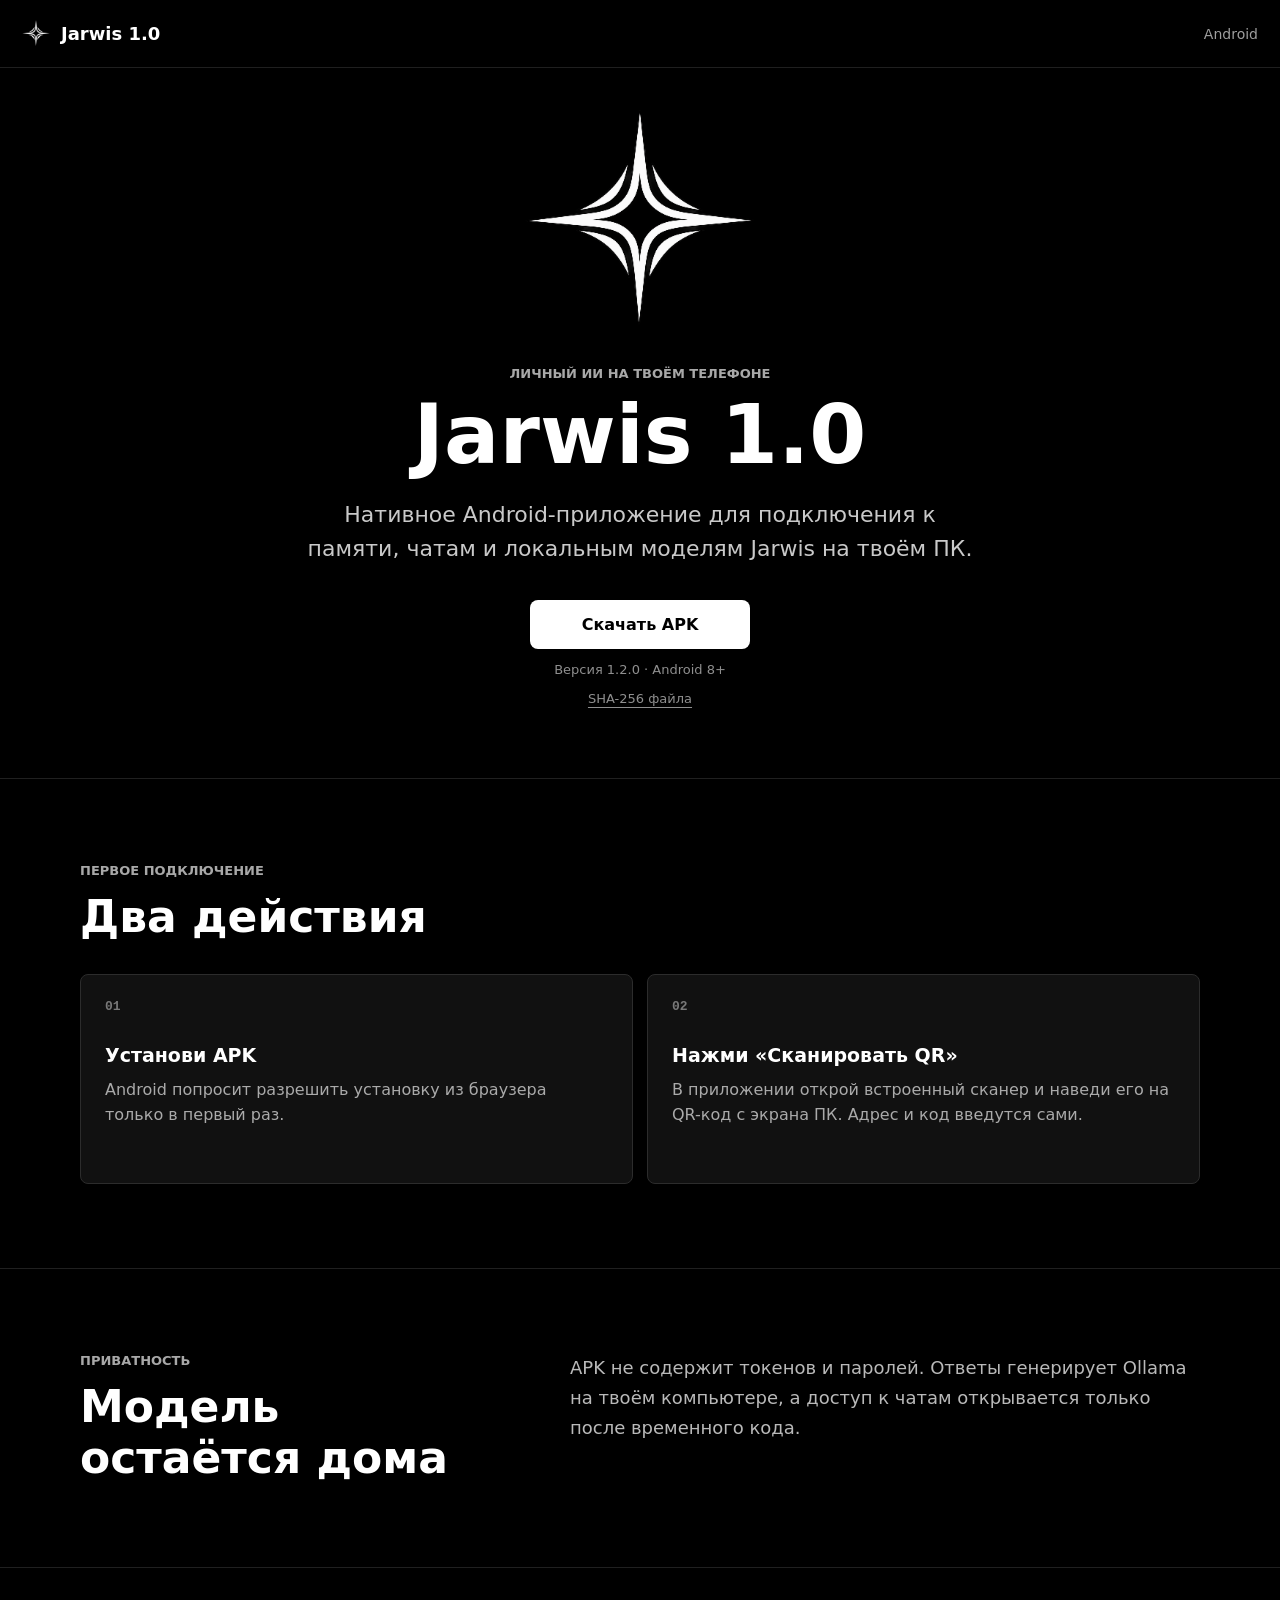
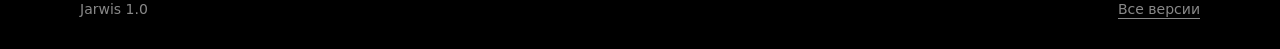
<file: docs/index.html>
<!doctype html>
<html lang="ru">
<head>
  <meta charset="utf-8">
  <meta name="viewport" content="width=device-width, initial-scale=1, viewport-fit=cover">
  <meta name="theme-color" content="#000000">
  <meta name="description" content="Официальная загрузка Jarwis 1.0 для Android.">
  <title>Jarwis 1.0 для Android</title>
  <link rel="icon" href="jarvis-logo.png">
  <link rel="stylesheet" href="styles.css">
</head>
<body>
  <header class="topbar">
    <a class="brand" href="#top" aria-label="Jarwis 1.0">
      <img src="jarvis-logo.png" alt="">
      <span>Jarwis 1.0</span>
    </a>
    <span class="platform">Android</span>
  </header>

  <main id="top">
    <section class="hero">
      <img class="hero-logo" src="jarvis-logo.png" alt="Логотип Jarwis">
      <p class="eyebrow">Личный ИИ на твоём телефоне</p>
      <h1>Jarwis 1.0</h1>
      <p class="lead">Нативное Android-приложение для подключения к памяти, чатам и локальным моделям Jarwis на твоём ПК.</p>
      <div class="actions">
        <a class="download" href="https://github.com/Aslan171/jarwis-mobile/releases/latest/download/Jarwis.apk">Скачать APK</a>
        <span class="version">Версия 1.2.0 · Android 8+</span>
      </div>
      <a class="checksum" href="https://github.com/Aslan171/jarwis-mobile/releases/latest/download/Jarwis.apk.sha256">SHA-256 файла</a>
    </section>

    <section class="steps" aria-labelledby="setup-title">
      <div class="section-heading">
        <p class="eyebrow">Первое подключение</p>
        <h2 id="setup-title">Два действия</h2>
      </div>
      <ol class="step-grid">
        <li><span>01</span><strong>Установи APK</strong><p>Android попросит разрешить установку из браузера только в первый раз.</p></li>
        <li><span>02</span><strong>Нажми «Сканировать QR»</strong><p>В приложении открой встроенный сканер и наведи его на QR-код с экрана ПК. Адрес и код введутся сами.</p></li>
      </ol>
    </section>

    <section class="privacy">
      <div>
        <p class="eyebrow">Приватность</p>
        <h2>Модель остаётся дома</h2>
      </div>
      <p>APK не содержит токенов и паролей. Ответы генерирует Ollama на твоём компьютере, а доступ к чатам открывается только после временного кода.</p>
    </section>
  </main>

  <footer>
    <span>Jarwis 1.0</span>
    <a href="https://github.com/Aslan171/jarwis-mobile/releases">Все версии</a>
  </footer>
</body>
</html>
</file>
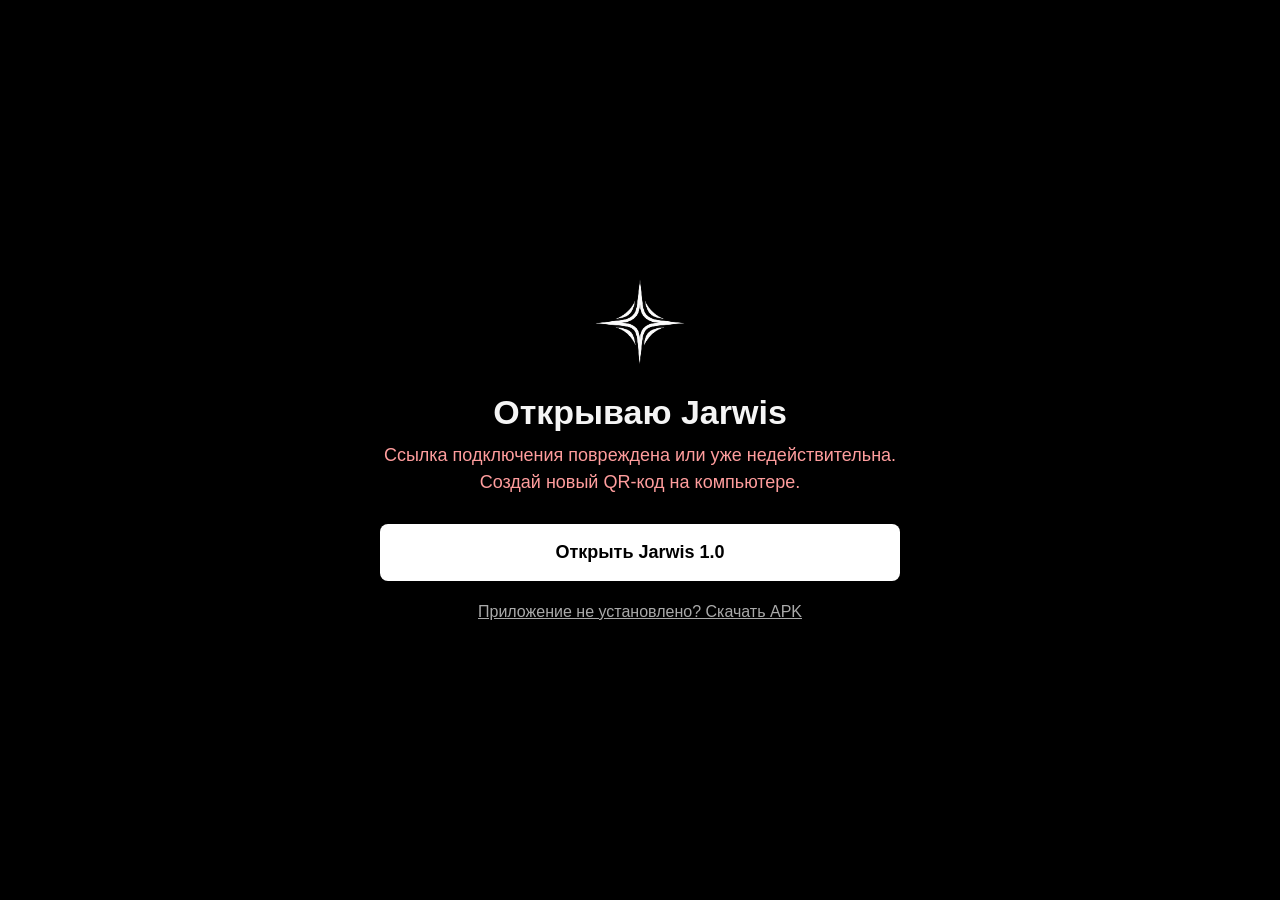
<file: docs/connect.html>
<!doctype html>
<html lang="ru">
<head>
  <meta charset="utf-8">
  <meta name="viewport" content="width=device-width, initial-scale=1, viewport-fit=cover">
  <meta name="theme-color" content="#000000">
  <meta http-equiv="Content-Security-Policy" content="default-src 'none'; img-src 'self'; style-src 'self' 'unsafe-inline'; script-src 'unsafe-inline'; navigate-to jarwis: https://github.com; base-uri 'none'; form-action 'none'">
  <title>Открыть Jarwis 1.0</title>
  <link rel="icon" href="jarvis-logo.png">
  <style>
    *{box-sizing:border-box}body{margin:0;background:#000;color:#f5f5f5;font-family:Inter,Segoe UI,Arial,sans-serif;min-height:100vh;display:grid;place-items:center;padding:28px;text-align:center}main{width:min(100%,520px)}img{width:92px;height:92px;object-fit:contain}h1{font-size:34px;letter-spacing:0;margin:18px 0 10px}.lead{color:#b8b8b8;font-size:18px;line-height:1.5;margin:0 0 28px}.open{display:block;width:100%;padding:18px;border-radius:8px;background:#fff;color:#000;text-decoration:none;font-size:18px;font-weight:800}.download{display:inline-block;margin-top:22px;color:#aaa}.error{color:#ff9d9d}
  </style>
</head>
<body>
  <main>
    <img src="jarvis-logo.png" alt="Логотип Jarwis">
    <h1>Открываю Jarwis</h1>
    <p class="lead" id="status">Подтверди открытие приложения. Адрес и временный код будут введены автоматически.</p>
    <a class="open" id="open-app" href="#">Открыть Jarwis 1.0</a>
    <a class="download" href="https://github.com/Aslan171/jarwis-mobile/releases/latest/download/Jarwis.apk">Приложение не установлено? Скачать APK</a>
  </main>
  <script>
    (() => {
      const params = new URLSearchParams(location.hash.slice(1));
      const url = params.get("url") || "";
      const code = params.get("code") || "";
      const status = document.getElementById("status");
      const button = document.getElementById("open-app");
      let localAddress = false;
      try {
        const parsed = new URL(url);
        const octets = parsed.hostname.split(".").map(Number);
        const validIpv4 = octets.length === 4 && octets.every(value => Number.isInteger(value) && value >= 0 && value <= 255);
        const privateIpv4 = validIpv4 && (
          octets[0] === 10 ||
          (octets[0] === 172 && octets[1] >= 16 && octets[1] <= 31) ||
          (octets[0] === 192 && octets[1] === 168)
        );
        localAddress = parsed.protocol === "http:" && privateIpv4 && parsed.pathname === "/" && !parsed.search && !parsed.hash;
      } catch (_) {
        localAddress = false;
      }
      if (!localAddress || !/^\d{8}$/.test(code)) {
        status.textContent = "Ссылка подключения повреждена или уже недействительна. Создай новый QR-код на компьютере.";
        status.classList.add("error");
        button.hidden = true;
        return;
      }
      const deepLink = `jarwis://connect?url=${encodeURIComponent(url)}&code=${encodeURIComponent(code)}`;
      button.href = deepLink;
      setTimeout(() => { location.href = deepLink; }, 250);
    })();
  </script>
</body>
</html>
</file>
<file: docs/styles.css>
:root {
  color-scheme: dark;
  font-family: Inter, ui-sans-serif, system-ui, -apple-system, BlinkMacSystemFont, "Segoe UI", sans-serif;
  background: #000;
  color: #fff;
  letter-spacing: 0;
}

* { box-sizing: border-box; }
html { scroll-behavior: smooth; background: #000; }
body { margin: 0; min-width: 280px; background: #000; }
a { color: inherit; }

.topbar {
  position: fixed;
  inset: 0 0 auto;
  z-index: 10;
  height: 68px;
  padding: env(safe-area-inset-top) max(22px, env(safe-area-inset-right)) 0 max(22px, env(safe-area-inset-left));
  display: flex;
  align-items: center;
  justify-content: space-between;
  border-bottom: 1px solid rgba(255,255,255,.12);
  background: rgba(0,0,0,.9);
  backdrop-filter: blur(14px);
}

.brand { display: inline-flex; align-items: center; gap: 11px; font-weight: 750; text-decoration: none; font-size: 18px; }
.brand img { width: 28px; height: 28px; object-fit: contain; }
.platform { color: #9e9e9e; font-size: 14px; }

main { overflow: hidden; }
.hero {
  min-height: 82svh;
  padding: max(110px, calc(82px + env(safe-area-inset-top))) 24px 72px;
  display: flex;
  flex-direction: column;
  align-items: center;
  justify-content: center;
  text-align: center;
  border-bottom: 1px solid #202020;
}

.hero-logo { width: clamp(120px, 23vw, 230px); aspect-ratio: 1; object-fit: contain; margin-bottom: 26px; }
.eyebrow { margin: 0 0 13px; color: #a8a8a8; font-size: 13px; font-weight: 650; text-transform: uppercase; }
h1, h2 { margin: 0; letter-spacing: 0; }
h1 { font-size: clamp(42px, 9vw, 82px); line-height: 1; }
h2 { font-size: clamp(28px, 5vw, 44px); }
.lead { width: min(680px, 100%); margin: 22px auto 0; color: #c9c9c9; font-size: clamp(17px, 2.2vw, 22px); line-height: 1.55; overflow-wrap: anywhere; }
.actions { margin-top: 34px; display: flex; flex-direction: column; align-items: center; gap: 13px; }
.download { min-width: 220px; padding: 15px 24px; border-radius: 8px; background: #fff; color: #000; font-weight: 750; text-decoration: none; }
.download:hover { background: #dedede; }
.version, .checksum { color: #8f8f8f; font-size: 13px; }
.checksum { margin-top: 14px; text-underline-offset: 4px; }

.steps { padding: 84px max(24px, calc((100vw - 1120px) / 2)); border-bottom: 1px solid #202020; }
.section-heading { margin-bottom: 32px; }
.step-grid { list-style: none; margin: 0; padding: 0; display: grid; grid-template-columns: repeat(2, minmax(0, 1fr)); gap: 14px; }
.step-grid li { min-height: 210px; padding: 24px; border: 1px solid #2c2c2c; border-radius: 8px; background: #111; }
.step-grid span { display: block; margin-bottom: 30px; color: #787878; font: 600 13px ui-monospace, monospace; }
.step-grid strong { display: block; font-size: 19px; }
.step-grid p { margin: 12px 0 0; color: #aaa; line-height: 1.55; }
code { color: #fff; font-family: ui-monospace, SFMono-Regular, Consolas, monospace; }

.privacy { padding: 84px max(24px, calc((100vw - 1120px) / 2)); display: grid; grid-template-columns: minmax(240px, .8fr) minmax(320px, 1.2fr); gap: 70px; align-items: start; }
.privacy > p { margin: 0; color: #b9b9b9; font-size: 18px; line-height: 1.65; }

footer { min-height: 82px; padding: 0 max(24px, calc((100vw - 1120px) / 2)); display: flex; align-items: center; justify-content: space-between; border-top: 1px solid #202020; color: #888; font-size: 14px; }
footer a { text-underline-offset: 4px; }

@media (max-width: 720px) {
  .topbar { height: 60px; }
  .hero { min-height: 82svh; padding-top: 96px; }
  .hero-logo { width: 132px; }
  .step-grid { grid-template-columns: 1fr; }
  .step-grid li { min-height: 0; }
  .privacy { grid-template-columns: 1fr; gap: 26px; }
}

@media (prefers-reduced-motion: reduce) {
  html { scroll-behavior: auto; }
}
</file>
